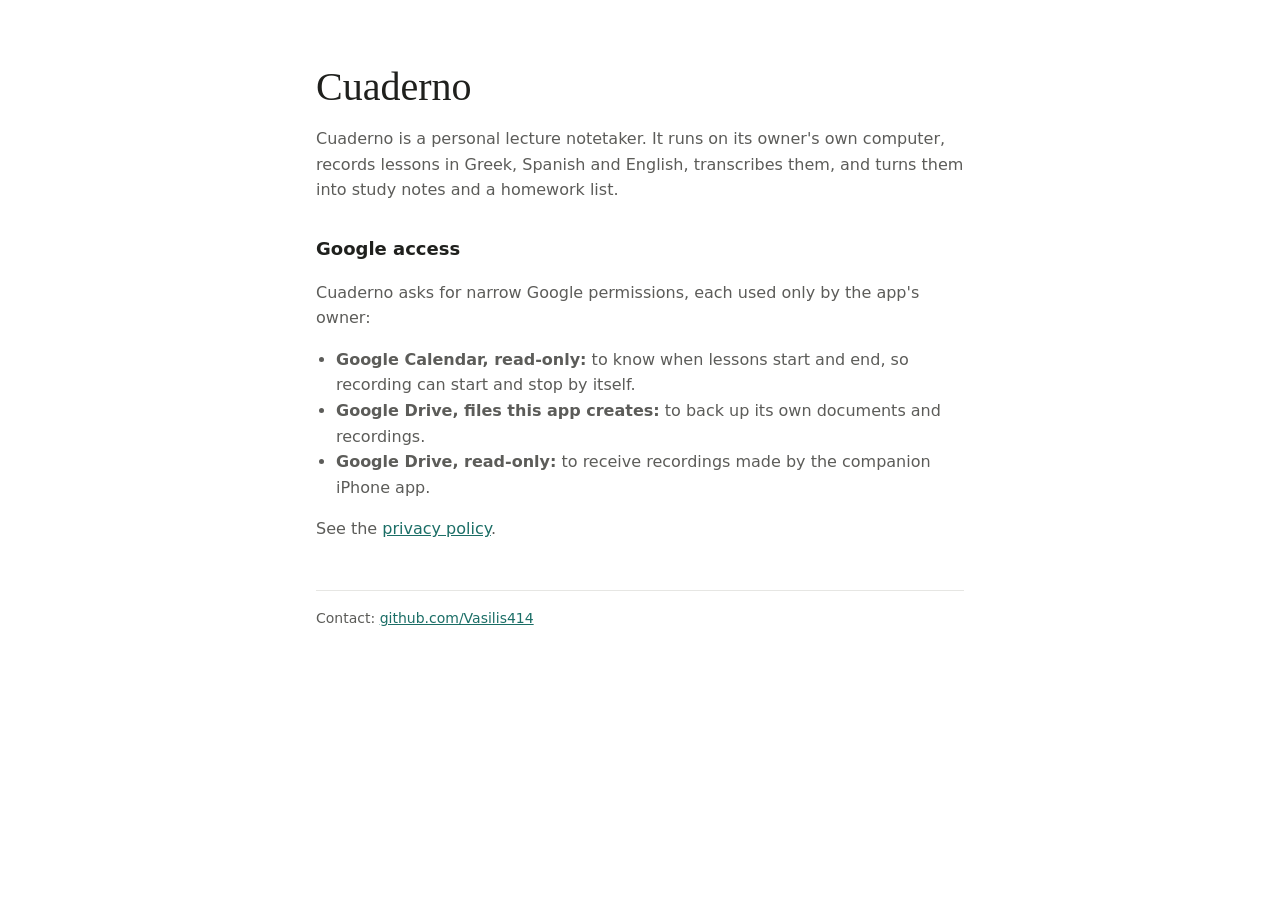
<file: index.html>
<!doctype html>
<html lang="en"><head><meta charset="utf-8"><meta name="viewport" content="width=device-width,initial-scale=1">
<title>Cuaderno</title><meta name="description" content="A personal lecture notetaker that records, transcribes and writes study notes.">
<link rel="stylesheet" href="style.css"></head>
<body><main>
<h1>Cuaderno</h1>
<p>Cuaderno is a personal lecture notetaker. It runs on its owner's own computer, records lessons in Greek, Spanish and English, transcribes them, and turns them into study notes and a homework list.</p>
<h2>Google access</h2>
<p>Cuaderno asks for narrow Google permissions, each used only by the app's owner:</p>
<ul>
<li><b>Google Calendar, read-only:</b> to know when lessons start and end, so recording can start and stop by itself.</li>
<li><b>Google Drive, files this app creates:</b> to back up its own documents and recordings.</li>
<li><b>Google Drive, read-only:</b> to receive recordings made by the companion iPhone app.</li>
</ul>
<p>See the <a href="privacy.html">privacy policy</a>.</p>
<footer>Contact: <a href="https://github.com/Vasilis414">github.com/Vasilis414</a></footer>
</main></body></html>
</file>
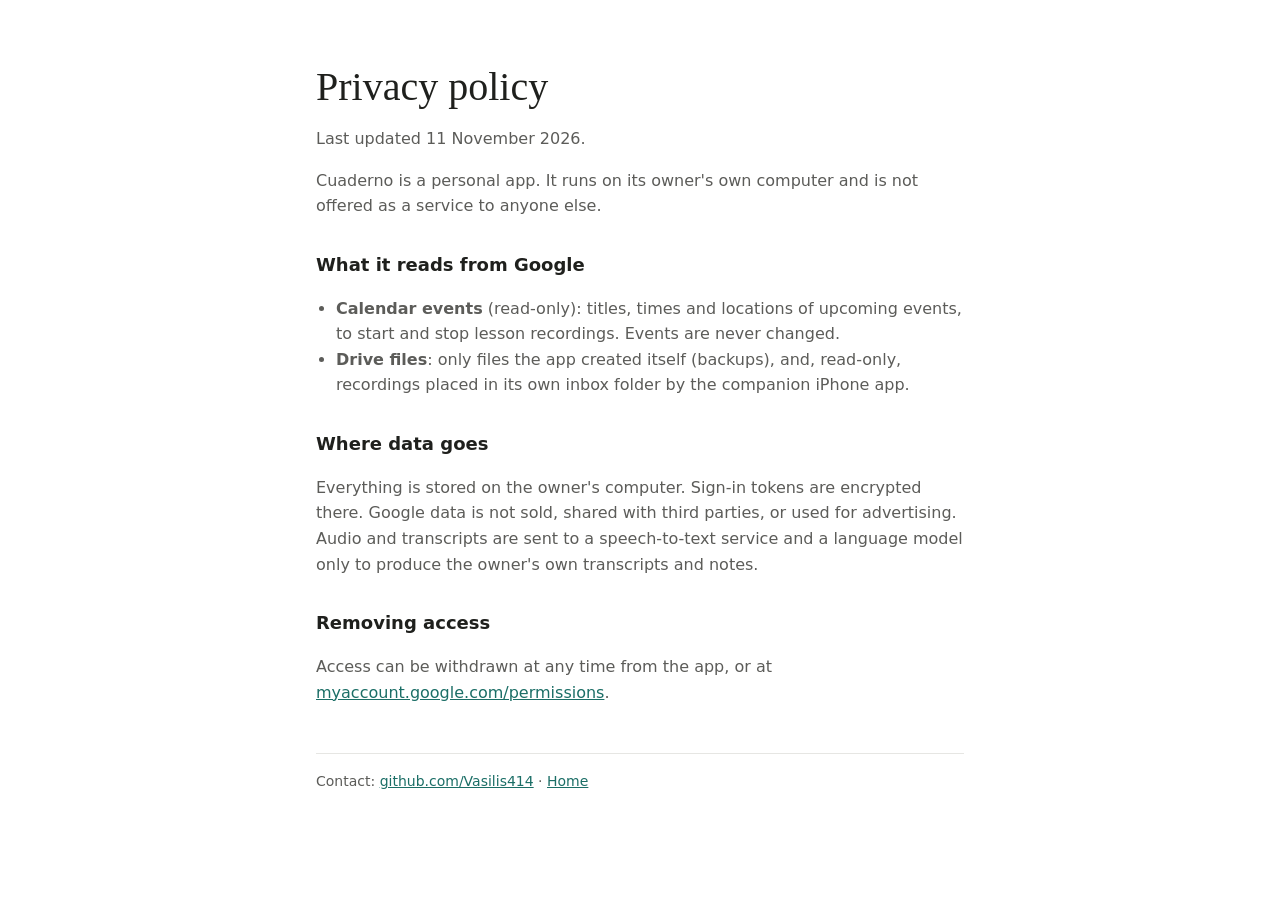
<file: privacy.html>
<!doctype html>
<html lang="en"><head><meta charset="utf-8"><meta name="viewport" content="width=device-width,initial-scale=1">
<title>Cuaderno privacy</title><meta name="description" content="How Cuaderno handles Google data.">
<link rel="stylesheet" href="style.css"></head>
<body><main>
<h1>Privacy policy</h1>
<p>Last updated 11 November 2026.</p>
<p>Cuaderno is a personal app. It runs on its owner's own computer and is not offered as a service to anyone else.</p>
<h2>What it reads from Google</h2>
<ul>
<li><b>Calendar events</b> (read-only): titles, times and locations of upcoming events, to start and stop lesson recordings. Events are never changed.</li>
<li><b>Drive files</b>: only files the app created itself (backups), and, read-only, recordings placed in its own inbox folder by the companion iPhone app.</li>
</ul>
<h2>Where data goes</h2>
<p>Everything is stored on the owner's computer. Sign-in tokens are encrypted there. Google data is not sold, shared with third parties, or used for advertising. Audio and transcripts are sent to a speech-to-text service and a language model only to produce the owner's own transcripts and notes.</p>
<h2>Removing access</h2>
<p>Access can be withdrawn at any time from the app, or at <a href="https://myaccount.google.com/permissions">myaccount.google.com/permissions</a>.</p>
<footer>Contact: <a href="https://github.com/Vasilis414">github.com/Vasilis414</a> · <a href="index.html">Home</a></footer>
</main></body></html>
</file>
<file: style.css>
:root{--bg:#fff;--text:#1f201d;--muted:#5c5c59;--rule:#e6e6e3;--accent:#1b6e66}
@media (prefers-color-scheme:dark){:root{--bg:#161614;--text:#ecece8;--muted:#a3a39d;--rule:#2c2c29;--accent:#5fbfb3}}
*{box-sizing:border-box}body{margin:0;background:var(--bg);color:var(--text);font:16px/1.6 system-ui,-apple-system,"Segoe UI",sans-serif}
main{max-width:680px;margin:0 auto;padding:64px 16px 96px}h1{font:400 40px/1.15 Georgia,serif;margin:0 0 12px}h2{font-size:18px;margin:32px 0 8px}
p,li{color:var(--muted)}a{color:var(--accent)}ul{padding-left:20px}footer{margin-top:48px;padding-top:16px;border-top:1px solid var(--rule);font-size:14px;color:var(--muted)}
</file>
